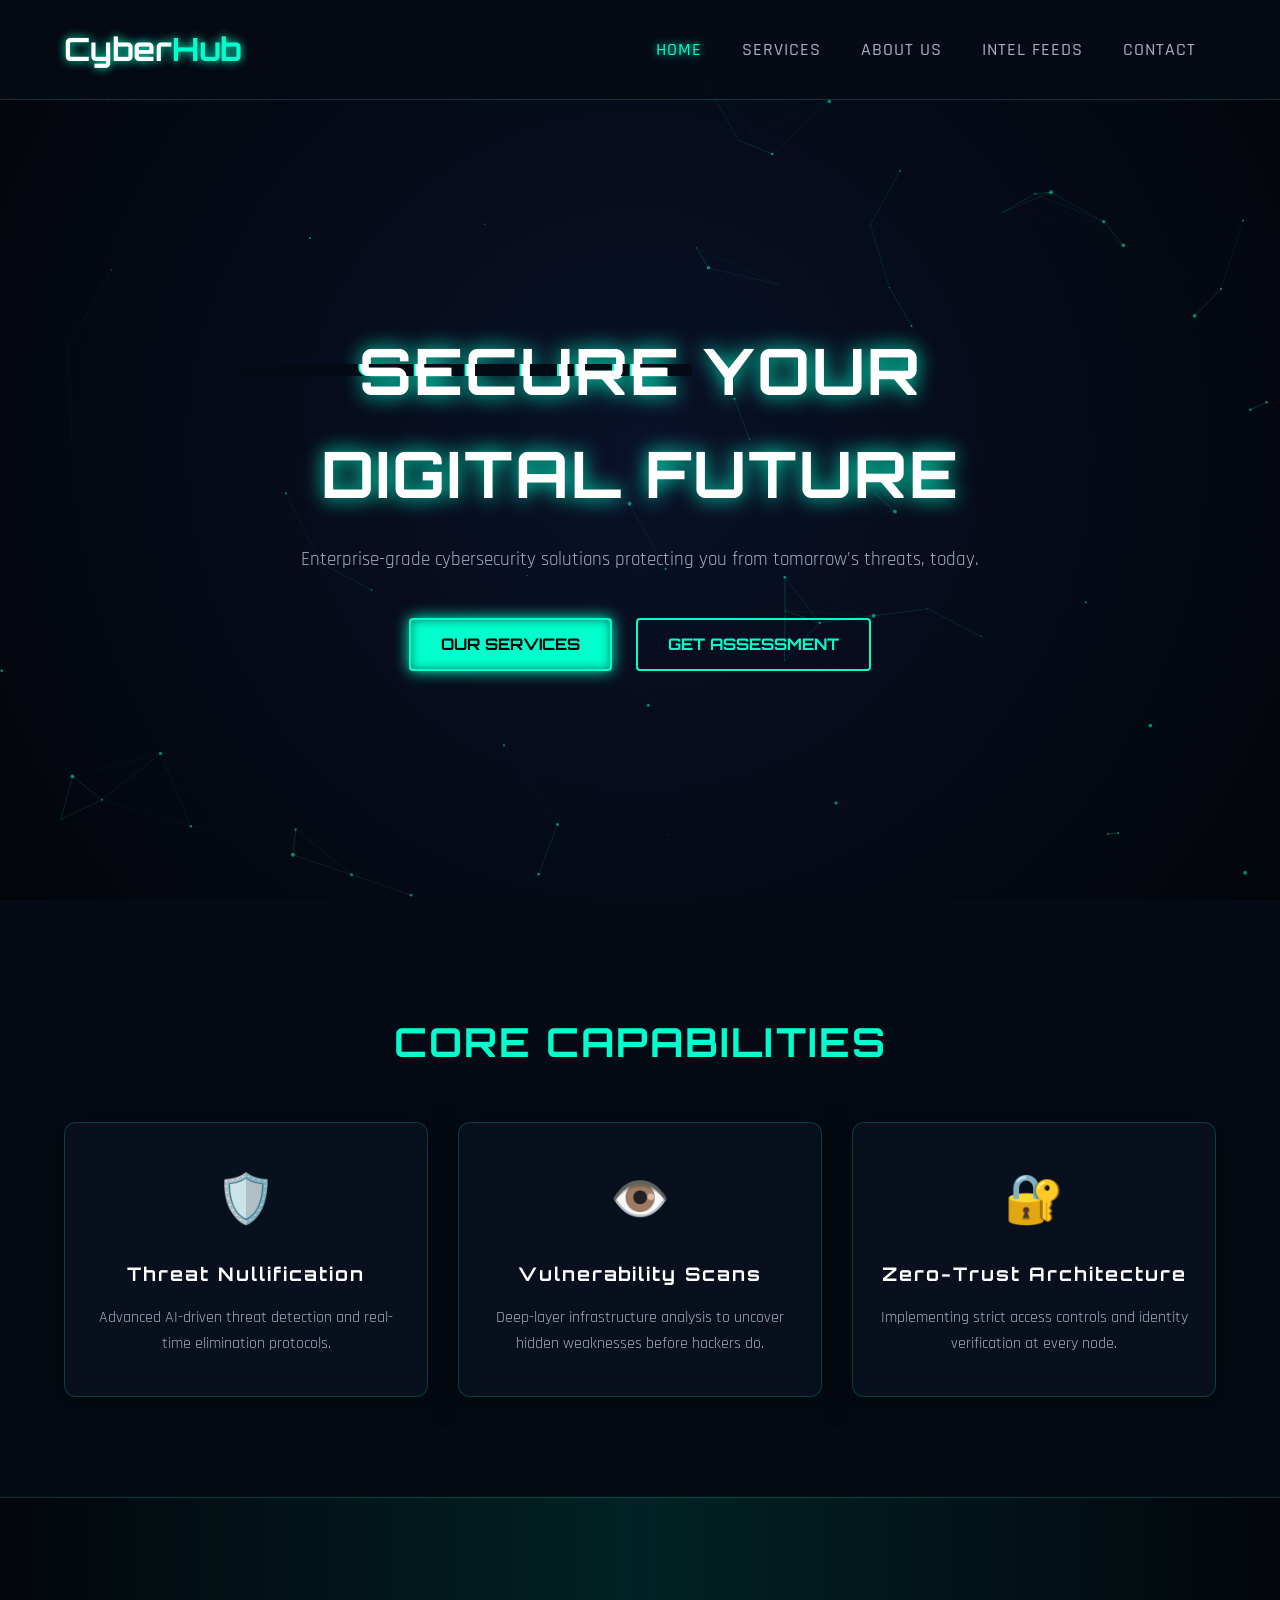
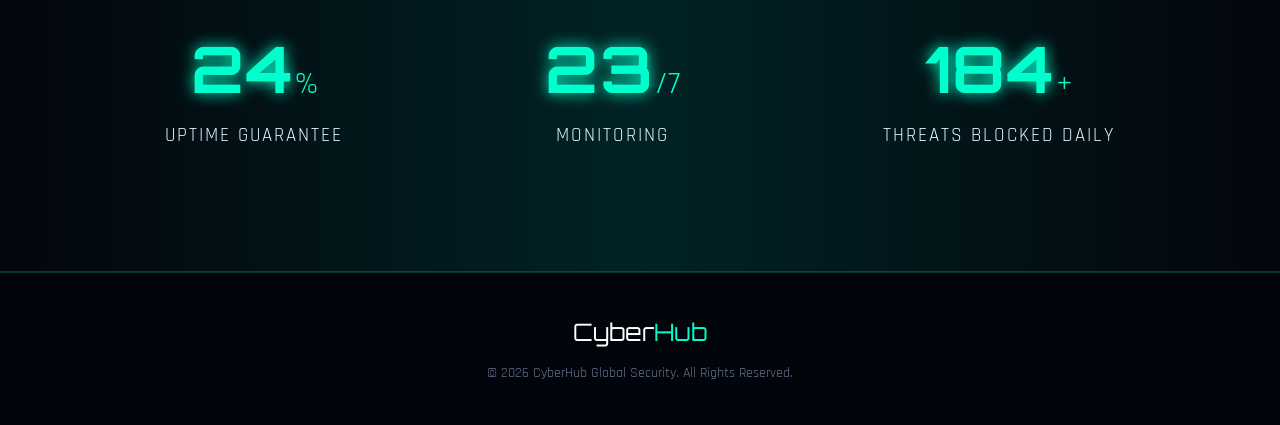
<file: index.html>
<!DOCTYPE html>
<html lang="en">

<head>
    <meta charset="UTF-8">
    <meta name="viewport" content="width=device-width, initial-scale=1.0">
    <title>CyberHub | Advanced Cybersecurity</title>
    <link rel="stylesheet" href="style.css">
    <link
        href="https://fonts.googleapis.com/css2?family=Orbitron:wght@400;700&family=Rajdhani:wght@400;500;700&display=swap"
        rel="stylesheet">
</head>

<body>
    <canvas id="network-canvas"></canvas>

    <nav class="navbar">
        <div class="logo">Cyber<span>Hub</span></div>
        <ul class="nav-links">
            <li><a href="index.html" class="active">Home</a></li>
            <li><a href="services.html">Services</a></li>
            <li><a href="about.html">About Us</a></li>
            <li><a href="videos.html">Intel Feeds</a></li>
            <li><a href="contact.html">Contact</a></li>
        </ul>
        <div class="burger">
            <div class="line1"></div>
            <div class="line2"></div>
            <div class="line3"></div>
        </div>
    </nav>

    <header class="hero">
        <div class="hero-content fade-in">
            <h1 class="glitch" data-text="SECURE YOUR DIGITAL FUTURE">SECURE YOUR DIGITAL FUTURE</h1>
            <p>Enterprise-grade cybersecurity solutions protecting you from tomorrow's threats, today.</p>
            <div class="cta-buttons">
                <a href="services.html" class="btn btn-primary">Our Services</a>
                <a href="contact.html" class="btn btn-outline">Get Assessment</a>
            </div>
        </div>
    </header>

    <section class="features">
        <h2 class="section-title fade-in">Core Capabilities</h2>
        <div class="cards-container">
            <div class="card fade-in glass">
                <div class="icon">🛡️</div>
                <h3>Threat Nullification</h3>
                <p>Advanced AI-driven threat detection and real-time elimination protocols.</p>
            </div>
            <div class="card fade-in glass">
                <div class="icon">👁️</div>
                <h3>Vulnerability Scans</h3>
                <p>Deep-layer infrastructure analysis to uncover hidden weaknesses before hackers do.</p>
            </div>
            <div class="card fade-in glass">
                <div class="icon">🔐</div>
                <h3>Zero-Trust Architecture</h3>
                <p>Implementing strict access controls and identity verification at every node.</p>
            </div>
        </div>
    </section>

    <section class="stats gradient-bg">
        <div class="stat-box fade-in">
            <h3 class="counter" data-target="99.99">0</h3><span>%</span>
            <p>Uptime Guarantee</p>
        </div>
        <div class="stat-box fade-in">
            <h3 class="counter" data-target="24">0</h3><span>/7</span>
            <p>Monitoring</p>
        </div>
        <div class="stat-box fade-in">
            <h3 class="counter" data-target="1500">0</h3><span>+</span>
            <p>Threats Blocked Daily</p>
        </div>
    </section>

    <footer>
        <div class="footer-content">
            <div class="footer-logo">Cyber<span>Hub</span></div>
            <p>&copy; 2026 CyberHub Global Security. All Rights Reserved.</p>
        </div>
    </footer>

    <script src="script.js"></script>
</body>

</html>
</file>
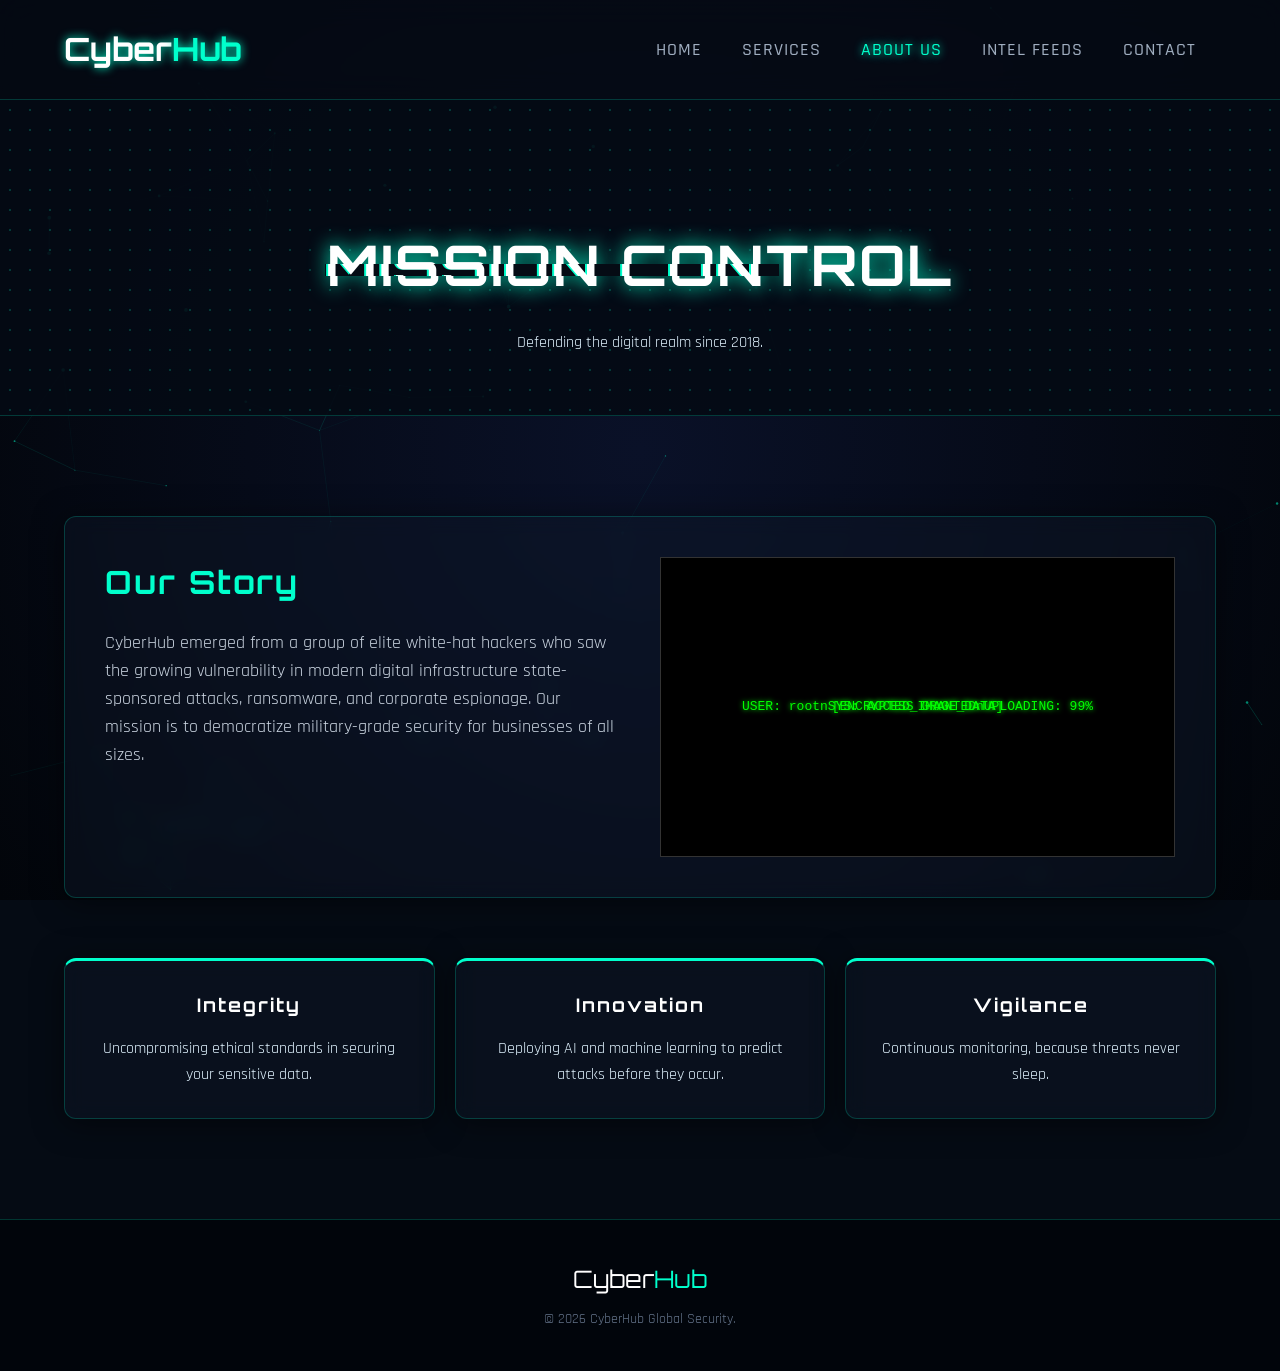
<file: about.html>
<!DOCTYPE html>
<html lang="en">

<head>
    <meta charset="UTF-8">
    <meta name="viewport" content="width=device-width, initial-scale=1.0">
    <title>About Us | CyberHub</title>
    <link rel="stylesheet" href="style.css">
    <link
        href="https://fonts.googleapis.com/css2?family=Orbitron:wght@400;700&family=Rajdhani:wght@400;500;700&display=swap"
        rel="stylesheet">
</head>

<body>
    <canvas id="network-canvas" style="z-index:-1;"></canvas>

    <nav class="navbar">
        <div class="logo">Cyber<span>Hub</span></div>
        <ul class="nav-links">
            <li><a href="index.html">Home</a></li>
            <li><a href="services.html">Services</a></li>
            <li><a href="about.html" class="active">About Us</a></li>
            <li><a href="videos.html">Intel Feeds</a></li>
            <li><a href="contact.html">Contact</a></li>
        </ul>
        <div class="burger">
            <div class="line1"></div>
            <div class="line2"></div>
            <div class="line3"></div>
        </div>
    </nav>

    <section class="page-header pattern-overlay">
        <h1 class="glitch" data-text="MISSION CONTROL">MISSION CONTROL</h1>
        <p>Defending the digital realm since 2018.</p>
    </section>

    <section class="about-content">
        <div class="about-grid fade-in glass">
            <div class="about-text">
                <h2>Our Story</h2>
                <p>CyberHub emerged from a group of elite white-hat hackers who saw the growing vulnerability in modern
                    digital infrastructure state-sponsored attacks, ransomware, and corporate espionage. Our mission is
                    to democratize military-grade security for businesses of all sizes.</p>
            </div>
            <div class="about-image">
                <div class="placeholder-hacker">
                    [ENCRYPTED_IMAGE_DATA]
                </div>
            </div>
        </div>

        <div class="values fade-in">
            <div class="value-card glass">
                <h3>Integrity</h3>
                <p>Uncompromising ethical standards in securing your sensitive data.</p>
            </div>
            <div class="value-card glass">
                <h3>Innovation</h3>
                <p>Deploying AI and machine learning to predict attacks before they occur.</p>
            </div>
            <div class="value-card glass">
                <h3>Vigilance</h3>
                <p>Continuous monitoring, because threats never sleep.</p>
            </div>
        </div>
    </section>

    <footer>
        <div class="footer-content">
            <div class="footer-logo">Cyber<span>Hub</span></div>
            <p>&copy; 2026 CyberHub Global Security.</p>
        </div>
    </footer>

    <script src="script.js"></script>
</body>

</html>
</file>
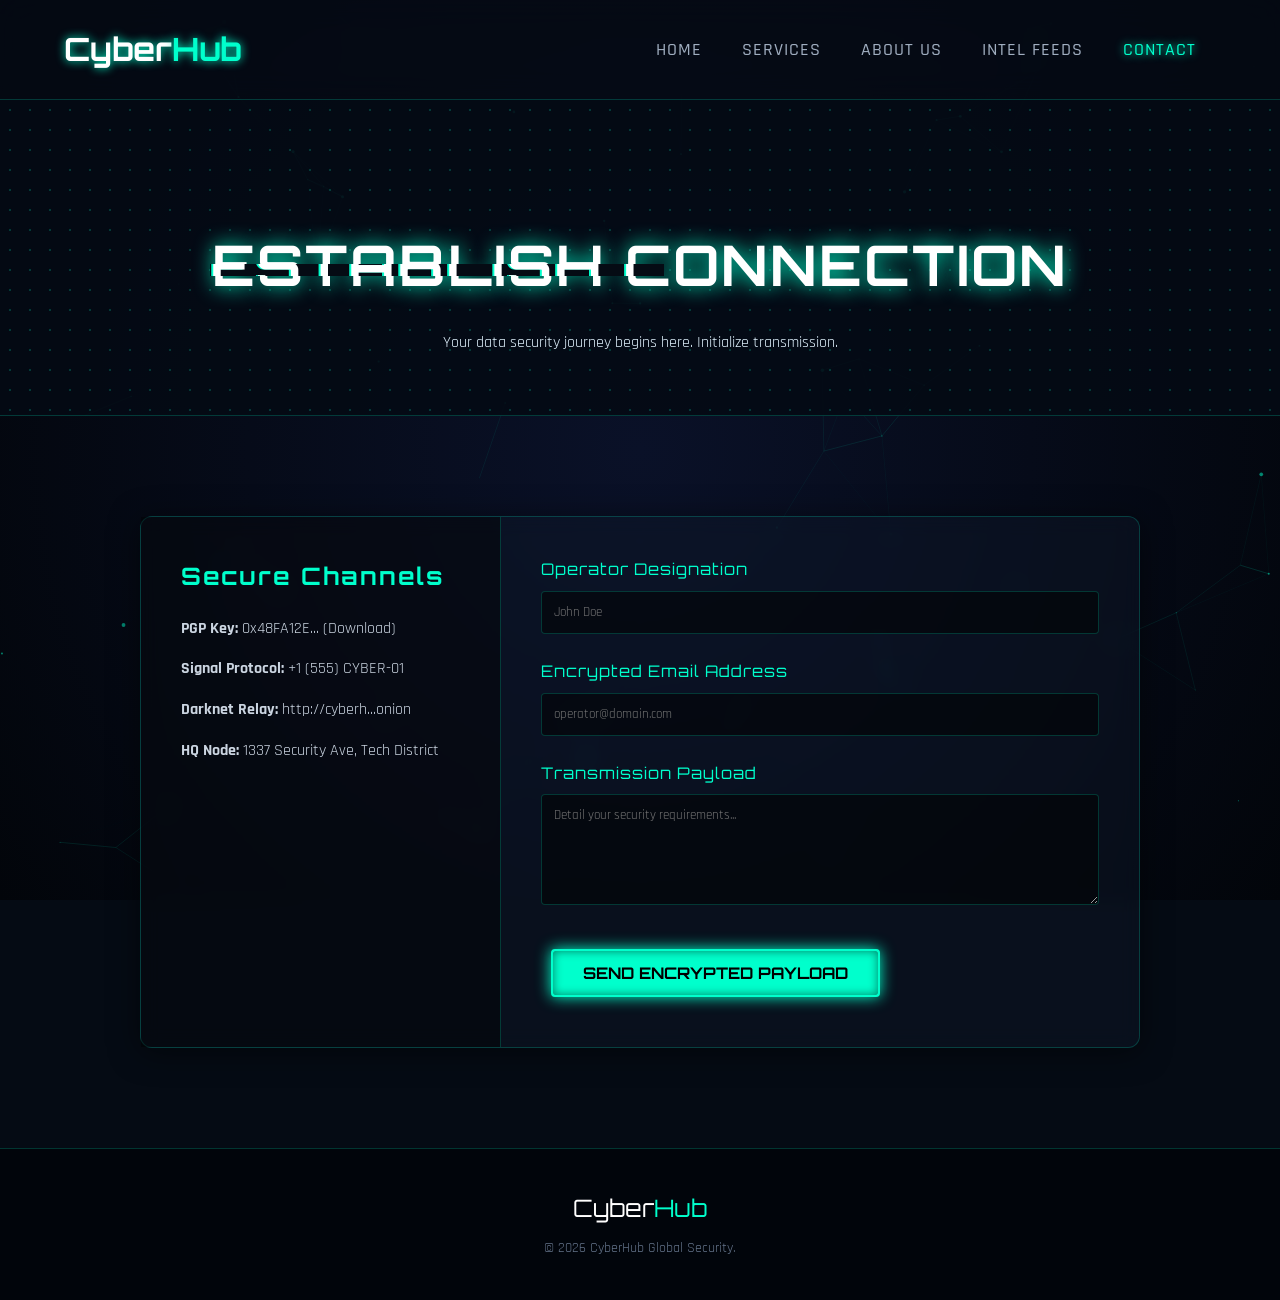
<file: contact.html>
<!DOCTYPE html>
<html lang="en">

<head>
    <meta charset="UTF-8">
    <meta name="viewport" content="width=device-width, initial-scale=1.0">
    <title>Contact | CyberHub</title>
    <link rel="stylesheet" href="style.css">
    <link
        href="https://fonts.googleapis.com/css2?family=Orbitron:wght@400;700&family=Rajdhani:wght@400;500;700&display=swap"
        rel="stylesheet">
</head>

<body>
    <canvas id="network-canvas" style="z-index:-1;"></canvas>

    <nav class="navbar">
        <div class="logo">Cyber<span>Hub</span></div>
        <ul class="nav-links">
            <li><a href="index.html">Home</a></li>
            <li><a href="services.html">Services</a></li>
            <li><a href="about.html">About Us</a></li>
            <li><a href="videos.html">Intel Feeds</a></li>
            <li><a href="contact.html" class="active">Contact</a></li>
        </ul>
        <div class="burger">
            <div class="line1"></div>
            <div class="line2"></div>
            <div class="line3"></div>
        </div>
    </nav>

    <section class="page-header pattern-overlay">
        <h1 class="glitch" data-text="ESTABLISH CONNECTION">ESTABLISH CONNECTION</h1>
        <p>Your data security journey begins here. Initialize transmission.</p>
    </section>

    <section class="contact-section">
        <div class="contact-container glass fade-in">
            <div class="contact-info">
                <h3>Secure Channels</h3>
                <p><strong>PGP Key:</strong> 0x48FA12E... (Download)</p>
                <p><strong>Signal Protocol:</strong> +1 (555) CYBER-01</p>
                <p><strong>Darknet Relay:</strong> http://cyberh...onion</p>
                <p><strong>HQ Node:</strong> 1337 Security Ave, Tech District</p>
            </div>
            <div class="contact-form">
                <form id="secure-form" onsubmit="event.preventDefault(); initiateTransmission();">
                    <div class="input-group">
                        <label for="name">Operator Designation</label>
                        <input type="text" id="name" required placeholder="John Doe">
                    </div>
                    <div class="input-group">
                        <label for="email">Encrypted Email Address</label>
                        <input type="email" id="email" required placeholder="operator@domain.com">
                    </div>
                    <div class="input-group">
                        <label for="message">Transmission Payload</label>
                        <textarea id="message" rows="5" required
                            placeholder="Detail your security requirements..."></textarea>
                    </div>
                    <button type="submit" class="btn btn-primary" id="submit-btn">Send Encrypted Payload</button>
                    <p id="form-status" style="display:none; color:#00ffcc; margin-top:10px;">Transmission Encrypted &
                        Sent.</p>
                </form>
            </div>
        </div>
    </section>

    <footer>
        <div class="footer-content">
            <div class="footer-logo">Cyber<span>Hub</span></div>
            <p>&copy; 2026 CyberHub Global Security.</p>
        </div>
    </footer>

    <script src="script.js"></script>
    <script>
        function initiateTransmission() {
            const btn = document.getElementById('submit-btn');
            btn.innerHTML = 'Encrypting... <span class="spinner"></span>';
            btn.disabled = true;

            setTimeout(() => {
                btn.innerHTML = 'Sent Successfully';
                document.getElementById('form-status').style.display = 'block';
                document.getElementById('secure-form').reset();
                setTimeout(() => {
                    btn.innerHTML = 'Send Encrypted Payload';
                    btn.disabled = false;
                    document.getElementById('form-status').style.display = 'none';
                }, 3000);
            }, 1500);
        }
    </script>
</body>

</html>
</file>
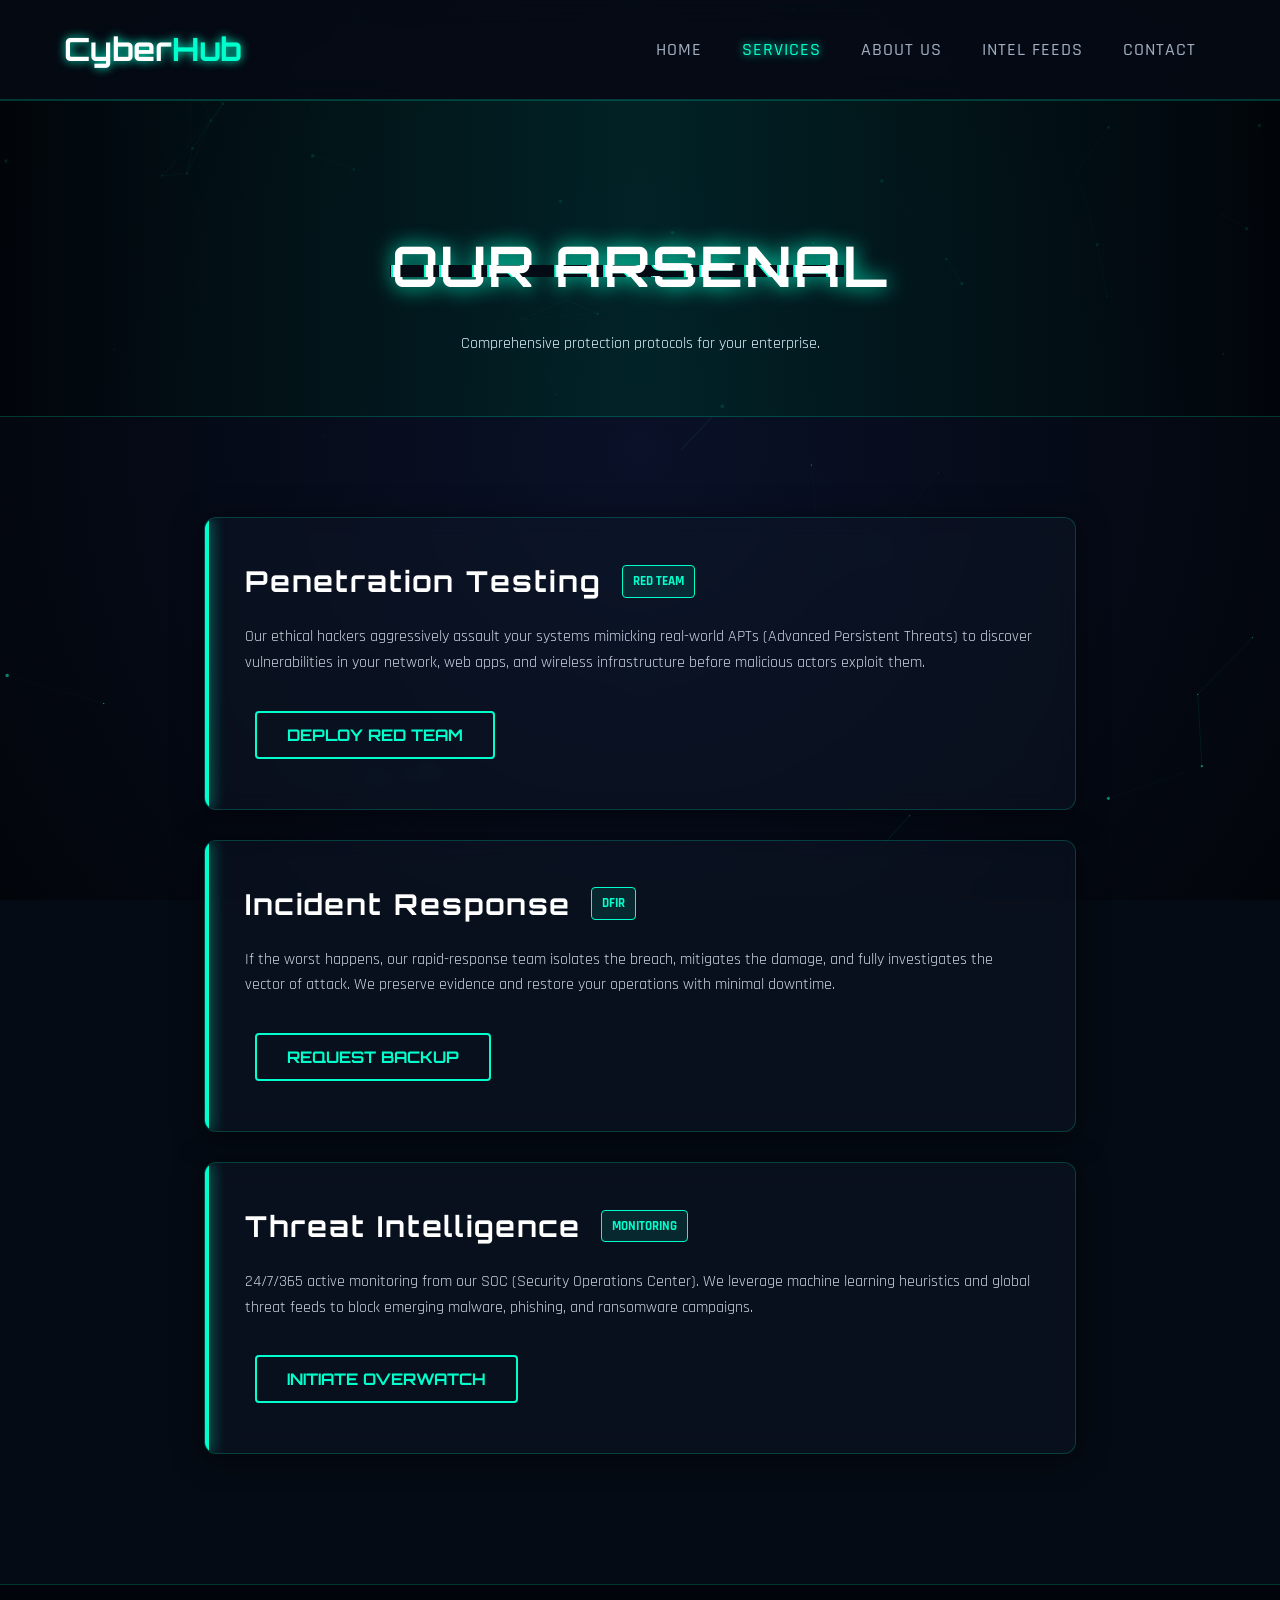
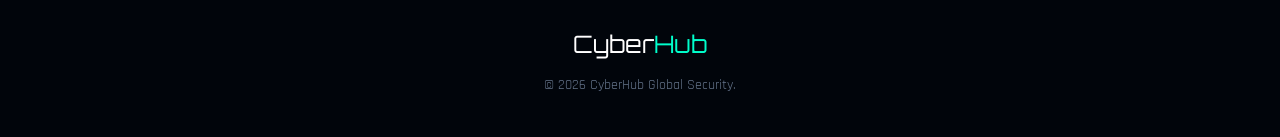
<file: services.html>
<!DOCTYPE html>
<html lang="en">

<head>
    <meta charset="UTF-8">
    <meta name="viewport" content="width=device-width, initial-scale=1.0">
    <title>Services | CyberHub</title>
    <link rel="stylesheet" href="style.css">
    <link
        href="https://fonts.googleapis.com/css2?family=Orbitron:wght@400;700&family=Rajdhani:wght@400;500;700&display=swap"
        rel="stylesheet">
</head>

<body>
    <canvas id="network-canvas" style="z-index:-1;"></canvas>

    <nav class="navbar">
        <div class="logo">Cyber<span>Hub</span></div>
        <ul class="nav-links">
            <li><a href="index.html">Home</a></li>
            <li><a href="services.html" class="active">Services</a></li>
            <li><a href="about.html">About Us</a></li>
            <li><a href="videos.html">Intel Feeds</a></li>
            <li><a href="contact.html">Contact</a></li>
        </ul>
        <div class="burger">
            <div class="line1"></div>
            <div class="line2"></div>
            <div class="line3"></div>
        </div>
    </nav>

    <section class="page-header gradient-bg">
        <h1 class="glitch" data-text="OUR ARSENAL">OUR ARSENAL</h1>
        <p>Comprehensive protection protocols for your enterprise.</p>
    </section>

    <section class="services-list">
        <div class="service-item glass fade-in">
            <div class="service-meta">
                <h2>Penetration Testing</h2>
                <span class="badge">Red Team</span>
            </div>
            <p>Our ethical hackers aggressively assault your systems mimicking real-world APTs (Advanced Persistent
                Threats) to discover vulnerabilities in your network, web apps, and wireless infrastructure before
                malicious actors exploit them.</p>
            <button class="btn btn-outline" onclick="window.location.href='contact.html'">Deploy Red Team</button>
        </div>

        <div class="service-item glass fade-in">
            <div class="service-meta">
                <h2>Incident Response</h2>
                <span class="badge">DFIR</span>
            </div>
            <p>If the worst happens, our rapid-response team isolates the breach, mitigates the damage, and fully
                investigates the vector of attack. We preserve evidence and restore your operations with minimal
                downtime.</p>
            <button class="btn btn-outline" onclick="window.location.href='contact.html'">Request Backup</button>
        </div>

        <div class="service-item glass fade-in">
            <div class="service-meta">
                <h2>Threat Intelligence</h2>
                <span class="badge">Monitoring</span>
            </div>
            <p>24/7/365 active monitoring from our SOC (Security Operations Center). We leverage machine learning
                heuristics and global threat feeds to block emerging malware, phishing, and ransomware campaigns.</p>
            <button class="btn btn-outline" onclick="window.location.href='contact.html'">Initiate Overwatch</button>
        </div>
    </section>

    <footer>
        <div class="footer-content">
            <div class="footer-logo">Cyber<span>Hub</span></div>
            <p>&copy; 2026 CyberHub Global Security.</p>
        </div>
    </footer>

    <script src="script.js"></script>
</body>

</html>
</file>
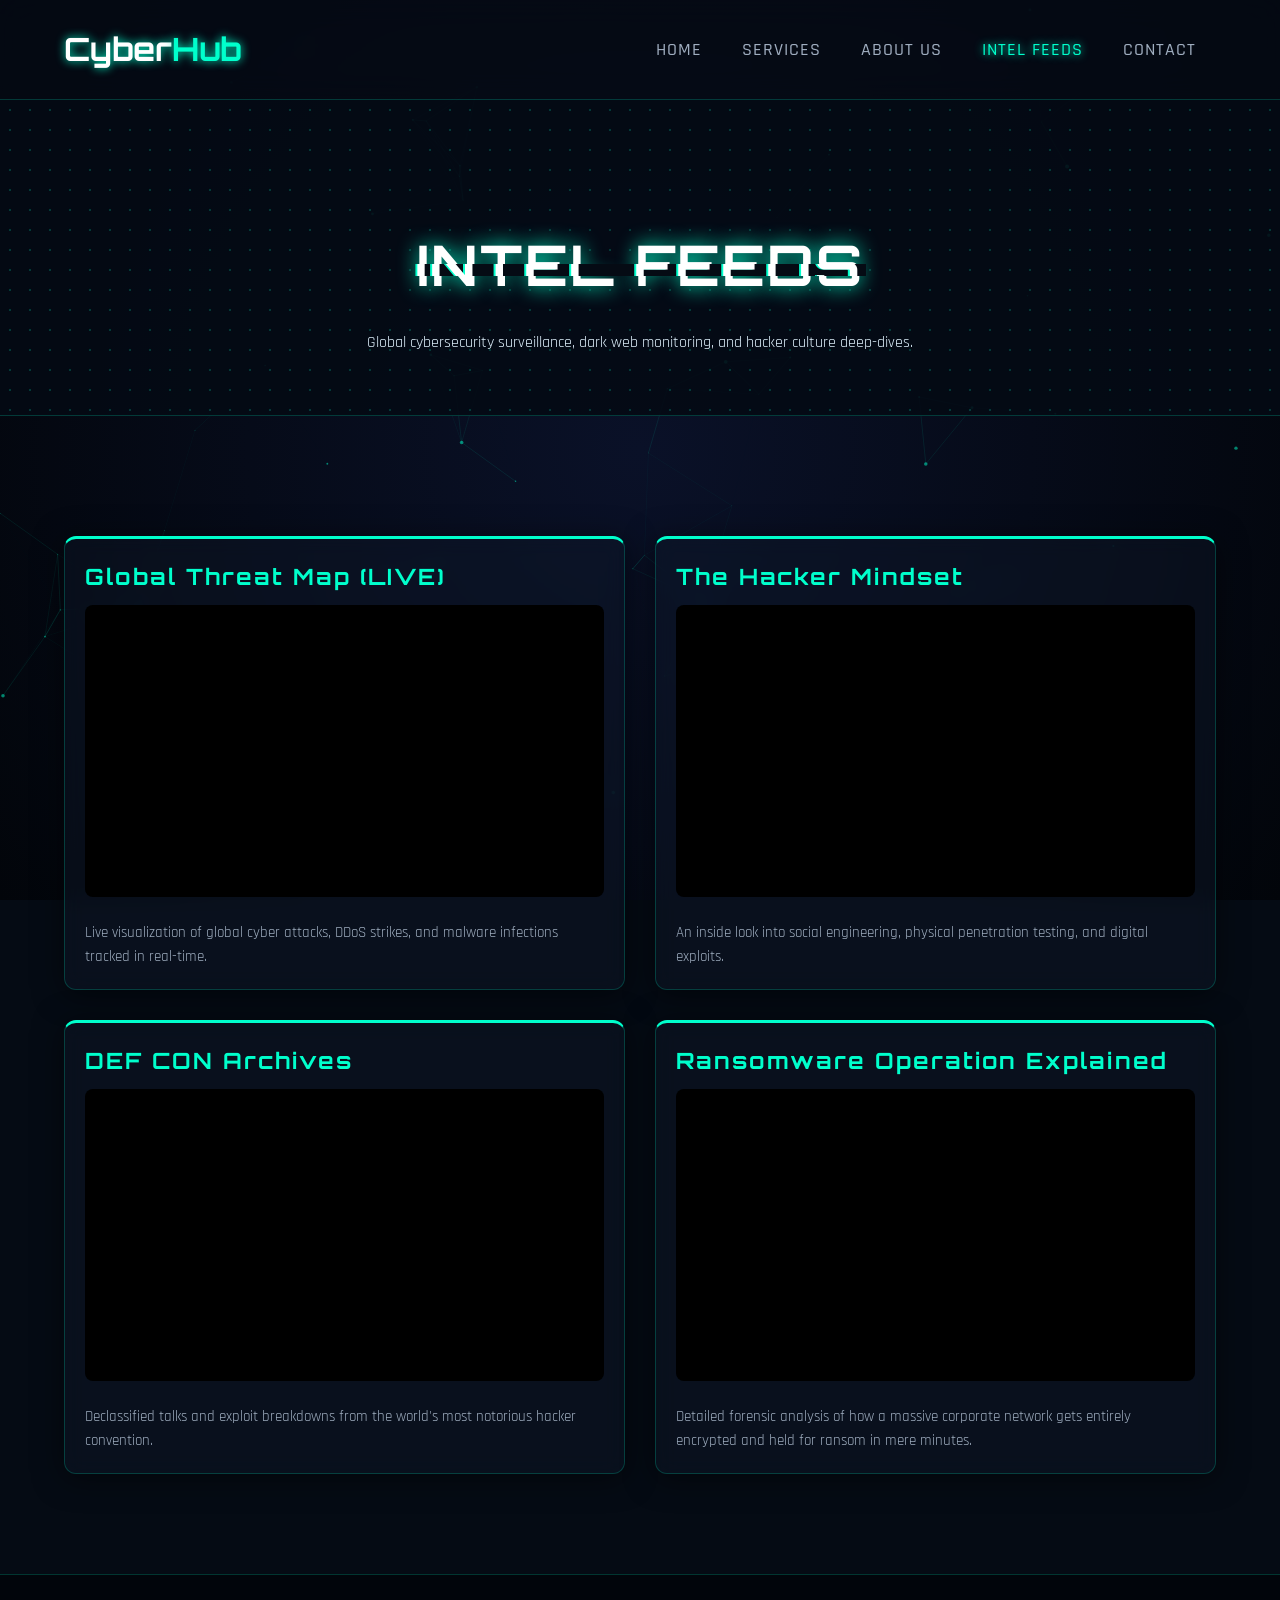
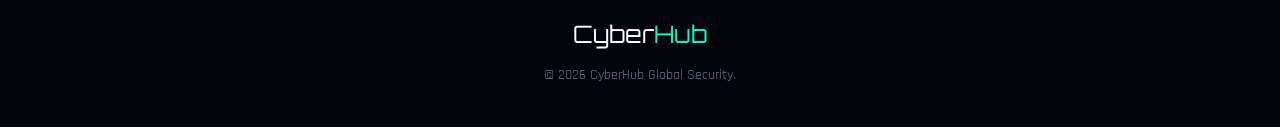
<file: videos.html>
<!DOCTYPE html>
<html lang="en">

<head>
    <meta charset="UTF-8">
    <meta name="viewport" content="width=device-width, initial-scale=1.0">
    <title>Intel Feeds | CyberHub</title>
    <link rel="stylesheet" href="style.css">
    <link
        href="https://fonts.googleapis.com/css2?family=Orbitron:wght@400;700&family=Rajdhani:wght@400;500;700&display=swap"
        rel="stylesheet">
</head>

<body>
    <canvas id="network-canvas" style="z-index:-1;"></canvas>

    <nav class="navbar">
        <div class="logo">Cyber<span>Hub</span></div>
        <ul class="nav-links">
            <li><a href="index.html">Home</a></li>
            <li><a href="services.html">Services</a></li>
            <li><a href="about.html">About Us</a></li>
            <li><a href="videos.html" class="active">Intel Feeds</a></li>
            <li><a href="contact.html">Contact</a></li>
        </ul>
        <div class="burger">
            <div class="line1"></div>
            <div class="line2"></div>
            <div class="line3"></div>
        </div>
    </nav>

    <section class="page-header pattern-overlay">
        <h1 class="glitch" data-text="INTEL FEEDS">INTEL FEEDS</h1>
        <p>Global cybersecurity surveillance, dark web monitoring, and hacker culture deep-dives.</p>
    </section>

    <section class="videos-section">
        <div class="video-grid">
            <div class="video-card glass fade-in">
                <h3>Global Threat Map (LIVE)</h3>
                <iframe src="https://www.youtube.com/embed/bjYhmX_OUQQ?autoplay=1&mute=1"
                    allow="autoplay; encrypted-media" allowfullscreen></iframe>
                <p>Live visualization of global cyber attacks, DDoS strikes, and malware infections tracked in
                    real-time.</p>
            </div>

            <div class="video-card glass fade-in">
                <h3>The Hacker Mindset</h3>
                <iframe src="https://www.youtube.com/embed/nptX_N8hAXY" allow="autoplay; encrypted-media"
                    allowfullscreen></iframe>
                <p>An inside look into social engineering, physical penetration testing, and digital exploits.</p>
            </div>

            <div class="video-card glass fade-in">
                <h3>DEF CON Archives</h3>
                <iframe src="https://www.youtube.com/embed/8ZtInClXe1Q" allow="autoplay; encrypted-media"
                    allowfullscreen></iframe>
                <p>Declassified talks and exploit breakdowns from the world's most notorious hacker convention.</p>
            </div>

            <div class="video-card glass fade-in">
                <h3>Ransomware Operation Explained</h3>
                <iframe src="https://www.youtube.com/embed/O5nXzNhDkM8" allow="autoplay; encrypted-media"
                    allowfullscreen></iframe>
                <p>Detailed forensic analysis of how a massive corporate network gets entirely encrypted and held for
                    ransom in mere minutes.</p>
            </div>
        </div>
    </section>

    <footer>
        <div class="footer-content">
            <div class="footer-logo">Cyber<span>Hub</span></div>
            <p>&copy; 2026 CyberHub Global Security.</p>
        </div>
    </footer>

    <script src="script.js"></script>
</body>

</html>
</file>
<file: style.css>
:root {
    --bg-color: #050b14;
    --text-color: #e0f2fe;
    --primary-glow: #00ffcc;
    --secondary-glow: #0088ff;
    --glass-bg: rgba(16, 25, 43, 0.4);
    --glass-border: rgba(0, 255, 204, 0.2);
    --font-main: 'Rajdhani', sans-serif;
    --font-heading: 'Orbitron', sans-serif;
}

* {
    margin: 0;
    padding: 0;
    box-sizing: border-box;
}

body {
    background-color: var(--bg-color);
    color: var(--text-color);
    font-family: var(--font-main);
    overflow-x: hidden;
    line-height: 1.6;
}

#network-canvas {
    position: fixed;
    top: 0;
    left: 0;
    width: 100vw;
    height: 100vh;
    z-index: -2;
    background: radial-gradient(circle at center, #0a1128 0%, #02050a 100%);
}

canvas {
    display: block;
}

/* Typography */
h1,
h2,
h3,
h4 {
    font-family: var(--font-heading);
    letter-spacing: 2px;
}

/* Navbar */
.navbar {
    display: flex;
    justify-content: space-between;
    align-items: center;
    padding: 1.5rem 5%;
    background: rgba(5, 11, 20, 0.8);
    backdrop-filter: blur(15px);
    border-bottom: 1px solid var(--glass-border);
    position: sticky;
    top: 0;
    z-index: 100;
}

.logo {
    font-size: 2rem;
    font-family: var(--font-heading);
    font-weight: 700;
    color: #fff;
    text-shadow: 0 0 10px var(--primary-glow);
}

.logo span {
    color: var(--primary-glow);
}

.nav-links {
    list-style: none;
    display: flex;
}

.nav-links li {
    padding: 0 20px;
}

.nav-links a {
    text-decoration: none;
    color: #a0aec0;
    font-size: 1.1rem;
    font-weight: 500;
    transition: all 0.3s ease;
    text-transform: uppercase;
    letter-spacing: 1px;
}

.nav-links a:hover,
.nav-links a.active {
    color: var(--primary-glow);
    text-shadow: 0 0 8px var(--primary-glow);
}

.burger {
    display: none;
    cursor: pointer;
}

.burger div {
    width: 25px;
    height: 3px;
    background-color: var(--primary-glow);
    margin: 5px;
    transition: all 0.3s ease;
    box-shadow: 0 0 5px var(--primary-glow);
}

/* Hero Section */
.hero {
    height: 90vh;
    display: flex;
    justify-content: center;
    align-items: center;
    text-align: center;
    padding: 0 20px;
}

.hero-content {
    max-width: 800px;
    z-index: 1;
}

.hero p {
    font-size: 1.2rem;
    color: #a0aec0;
    margin-bottom: 2rem;
}

/* Glitch Effect */
.glitch {
    font-size: 4rem;
    font-weight: 700;
    color: white;
    position: relative;
    display: inline-block;
    margin-bottom: 20px;
    text-shadow: 0 0 20px var(--primary-glow);
}

.glitch::before,
.glitch::after {
    content: attr(data-text);
    position: absolute;
    top: 0;
    left: 0;
    width: 100%;
    height: 100%;
    background: var(--bg-color);
    box-shadow: none;
}

.glitch::before {
    left: 2px;
    text-shadow: -2px 0 #ff00ff;
    clip: rect(44px, 450px, 56px, 0);
    animation: glitch-anim 5s infinite linear alternate-reverse;
}

.glitch::after {
    left: -2px;
    text-shadow: -2px 0 var(--primary-glow);
    clip: rect(44px, 450px, 56px, 0);
    animation: glitch-anim2 5s infinite linear alternate-reverse;
}

@keyframes glitch-anim {
    0% {
        clip: rect(10px, 9999px, 83px, 0);
    }

    20% {
        clip: rect(61px, 9999px, 89px, 0);
    }

    40% {
        clip: rect(19px, 9999px, 50px, 0);
    }

    60% {
        clip: rect(40px, 9999px, 2px, 0);
    }

    80% {
        clip: rect(31px, 9999px, 94px, 0);
    }

    100% {
        clip: rect(69px, 9999px, 16px, 0);
    }
}

@keyframes glitch-anim2 {
    0% {
        clip: rect(66px, 9999px, 57px, 0);
    }

    20% {
        clip: rect(11px, 9999px, 34px, 0);
    }

    40% {
        clip: rect(3px, 9999px, 12px, 0);
    }

    60% {
        clip: rect(82px, 9999px, 98px, 0);
    }

    80% {
        clip: rect(44px, 9999px, 10px, 0);
    }

    100% {
        clip: rect(9px, 9999px, 81px, 0);
    }
}

/* Buttons */
.btn {
    display: inline-block;
    padding: 12px 30px;
    margin: 10px;
    font-family: var(--font-heading);
    text-transform: uppercase;
    font-weight: 700;
    text-decoration: none;
    border-radius: 4px;
    transition: all 0.3s ease;
    cursor: pointer;
    font-size: 1rem;
    position: relative;
    overflow: hidden;
    z-index: 1;
}

.btn-primary {
    background: var(--primary-glow);
    color: #000;
    border: 2px solid var(--primary-glow);
    box-shadow: 0 0 15px var(--primary-glow), inset 0 0 10px rgba(0, 0, 0, 0.5);
}

.btn-primary:hover {
    background: transparent;
    color: var(--primary-glow);
    box-shadow: 0 0 25px var(--primary-glow);
}

.btn-outline {
    background: transparent;
    color: var(--primary-glow);
    border: 2px solid var(--primary-glow);
}

.btn-outline:hover {
    background: var(--primary-glow);
    color: #000;
    box-shadow: 0 0 20px var(--primary-glow);
}

/* Shared Classes */
.glass {
    background: var(--glass-bg);
    backdrop-filter: blur(10px);
    -webkit-backdrop-filter: blur(10px);
    border: 1px solid var(--glass-border);
    box-shadow: 0 4px 30px rgba(0, 0, 0, 0.5);
    border-radius: 12px;
}

.fade-in {
    opacity: 0;
    transform: translateY(30px);
    transition: opacity 0.8s ease-out, transform 0.8s ease-out;
}

.fade-in.appear {
    opacity: 1;
    transform: translateY(0);
}

/* Sections */
section {
    padding: 100px 5%;
    position: relative;
}

.section-title {
    text-align: center;
    font-size: 2.5rem;
    margin-bottom: 3rem;
    color: var(--primary-glow);
    text-transform: uppercase;
}

/* Features */
.features {
    text-align: center;
}

.cards-container {
    display: flex;
    justify-content: center;
    gap: 30px;
    flex-wrap: wrap;
}

.card {
    flex: 1;
    min-width: 250px;
    padding: 40px 20px;
    transition: transform 0.3s, box-shadow 0.3s;
}

.card:hover {
    transform: translateY(-10px);
    box-shadow: 0 10px 40px rgba(0, 255, 204, 0.15);
    border-color: var(--primary-glow);
}

.icon {
    font-size: 3rem;
    margin-bottom: 20px;
}

.card h3 {
    margin-bottom: 15px;
    color: #fff;
}

.card p {
    color: #a0aec0;
}

/* Stats */
.stats {
    display: flex;
    justify-content: space-around;
    flex-wrap: wrap;
    text-align: center;
}

.gradient-bg {
    background: linear-gradient(90deg, rgba(2, 5, 10, 0.8) 0%, rgba(0, 40, 40, 0.8) 50%, rgba(2, 5, 10, 0.8) 100%);
    border-top: 1px solid var(--glass-border);
    border-bottom: 1px solid var(--glass-border);
}

.stat-box {
    margin: 20px;
}

.stat-box h3 {
    display: inline-block;
    font-size: 4rem;
    color: var(--primary-glow);
    text-shadow: 0 0 15px var(--primary-glow);
}

.stat-box span {
    font-size: 2rem;
    color: var(--primary-glow);
}

.stat-box p {
    font-size: 1.2rem;
    text-transform: uppercase;
    letter-spacing: 2px;
}

/* Internal Pages Headers */
.page-header {
    text-align: center;
    padding: 120px 20px 60px;
    border-bottom: 1px solid var(--glass-border);
}

.page-header h1 {
    font-size: 3.5rem;
}

.pattern-overlay {
    background-image: radial-gradient(var(--glass-border) 1px, transparent 1px);
    background-size: 20px 20px;
    background-color: rgba(5, 11, 20, 0.9);
}

/* About Us */
.about-grid {
    display: grid;
    grid-template-columns: 1fr 1fr;
    gap: 40px;
    padding: 40px;
    margin-bottom: 60px;
}

.about-text h2 {
    color: var(--primary-glow);
    font-size: 2rem;
    margin-bottom: 20px;
}

.about-text p {
    font-size: 1.1rem;
    color: #cbd5e1;
    margin-bottom: 15px;
}

.placeholder-hacker {
    width: 100%;
    height: 100%;
    min-height: 300px;
    display: flex;
    align-items: center;
    justify-content: center;
    background: #000;
    border: 1px solid #333;
    color: #0f0;
    font-family: monospace;
    text-shadow: 0 0 5px #0f0;
    position: relative;
    overflow: hidden;
}

.placeholder-hacker::before {
    content: "USER: \root\nSYS: ACCESS GRANTED\nUPLOADING: 99%";
    position: absolute;
    white-space: pre-line;
    animation: typing 3s infinite;
}

@keyframes typing {
    0% {
        content: "_";
    }

    10% {
        content: "U_";
    }

    20% {
        content: "USER_";
    }

    30% {
        content: "USER:\_";
    }

    40% {
        content: "USER: root_";
    }

    60% {
        content: "USER: root\nSYS: _";
    }

    80% {
        content: "USER: root\nSYS: ACCESS GRANTED_";
    }

    100% {
        content: "USER: root\nSYS: ACCESS GRANTED\n_";
    }
}

.values {
    display: flex;
    gap: 20px;
    flex-wrap: wrap;
}

.value-card {
    flex: 1;
    padding: 30px;
    text-align: center;
    border-top: 3px solid var(--primary-glow);
}

.value-card h3 {
    margin-bottom: 15px;
    color: #fff;
}

/* Services */
.services-list {
    max-width: 1000px;
    margin: 0 auto;
}

.service-item {
    padding: 40px;
    margin-bottom: 30px;
    position: relative;
    overflow: hidden;
}

.service-item::before {
    content: '';
    position: absolute;
    top: 0;
    left: 0;
    width: 4px;
    height: 100%;
    background: var(--primary-glow);
    box-shadow: 0 0 15px var(--primary-glow);
}

.service-meta {
    display: flex;
    align-items: center;
    gap: 20px;
    margin-bottom: 20px;
    flex-wrap: wrap;
}

.service-meta h2 {
    font-size: 1.8rem;
    color: #fff;
}

.badge {
    padding: 5px 10px;
    background: rgba(0, 255, 204, 0.1);
    border: 1px solid var(--primary-glow);
    color: var(--primary-glow);
    font-size: 0.8rem;
    font-weight: 700;
    text-transform: uppercase;
    border-radius: 4px;
}

.service-item p {
    margin-bottom: 25px;
    color: #cbd5e1;
}

/* Contact Form */
.contact-container {
    display: flex;
    max-width: 1000px;
    margin: 0 auto;
    flex-wrap: wrap;
}

.contact-info {
    flex: 1;
    padding: 40px;
    background: rgba(0, 0, 0, 0.4);
    border-right: 1px solid var(--glass-border);
}

.contact-info h3 {
    color: var(--primary-glow);
    margin-bottom: 20px;
    font-size: 1.5rem;
}

.contact-info p {
    margin-bottom: 15px;
    color: #cbd5e1;
}

.contact-form {
    flex: 2;
    padding: 40px;
}

.input-group {
    margin-bottom: 25px;
}

.input-group label {
    display: block;
    margin-bottom: 8px;
    color: var(--primary-glow);
    font-family: var(--font-heading);
    letter-spacing: 1px;
}

.input-group input,
.input-group textarea {
    width: 100%;
    padding: 12px;
    background: rgba(0, 0, 0, 0.5);
    border: 1px solid var(--glass-border);
    color: #fff;
    font-family: var(--font-main);
    border-radius: 4px;
    transition: all 0.3s;
}

.input-group input:focus,
.input-group textarea:focus {
    outline: none;
    border-color: var(--primary-glow);
    box-shadow: 0 0 10px rgba(0, 255, 204, 0.3);
}

.spinner {
    display: inline-block;
    width: 15px;
    height: 15px;
    border: 2px solid rgba(0, 0, 0, 0.3);
    border-radius: 50%;
    border-top-color: #000;
    animation: spin 1s ease-in-out infinite;
    vertical-align: middle;
}

@keyframes spin {
    to {
        transform: rotate(360deg);
    }
}

/* Footer */
footer {
    background: rgba(2, 5, 10, 0.9);
    padding: 40px 5%;
    border-top: 1px solid var(--glass-border);
    text-align: center;
}

.footer-logo {
    font-size: 1.5rem;
    font-family: var(--font-heading);
    color: #fff;
    margin-bottom: 10px;
}

.footer-logo span {
    color: var(--primary-glow);
}

footer p {
    color: #64748b;
    font-size: 0.9rem;
}

/* Responsive */
@media screen and (max-width: 768px) {
    .nav-links {
        position: absolute;
        right: 0px;
        height: 92vh;
        top: 8vh;
        background: rgba(5, 11, 20, 0.95);
        display: flex;
        flex-direction: column;
        align-items: center;
        width: 100%;
        transform: translateX(100%);
        transition: transform 0.3s ease-in;
    }

    .nav-links li {
        margin: 25px 0;
    }

    .nav-active {
        transform: translateX(0%);
    }

    .burger {
        display: block;
    }

    .glitch {
        font-size: 2.5rem;
    }

    .about-grid {
        grid-template-columns: 1fr;
    }

    .contact-container {
        flex-direction: column;
    }

    .contact-info {
        border-right: none;
        border-bottom: 1px solid var(--glass-border);
    }
}

/* Videos Page */
.video-grid {
    display: grid;
    grid-template-columns: repeat(auto-fit, minmax(400px, 1fr));
    gap: 30px;
    margin-top: 20px;
}

.video-card {
    padding: 20px;
    border-top: 3px solid var(--primary-glow);
    transition: transform 0.3s, box-shadow 0.3s;
}

.video-card:hover {
    transform: translateY(-5px);
    box-shadow: 0 10px 40px rgba(0, 255, 204, 0.15);
}

.video-card iframe {
    width: 100%;
    aspect-ratio: 16 / 9;
    border: none;
    border-radius: 8px;
    margin-bottom: 15px;
    background: #000;
}

.video-card h3 {
    color: var(--primary-glow);
    font-size: 1.4rem;
    margin-bottom: 10px;
}

.video-card p {
    color: #a0aec0;
    font-size: 0.95rem;
}

@media screen and (max-width: 768px) {
    .video-grid {
        grid-template-columns: 1fr;
    }
}
</file>
